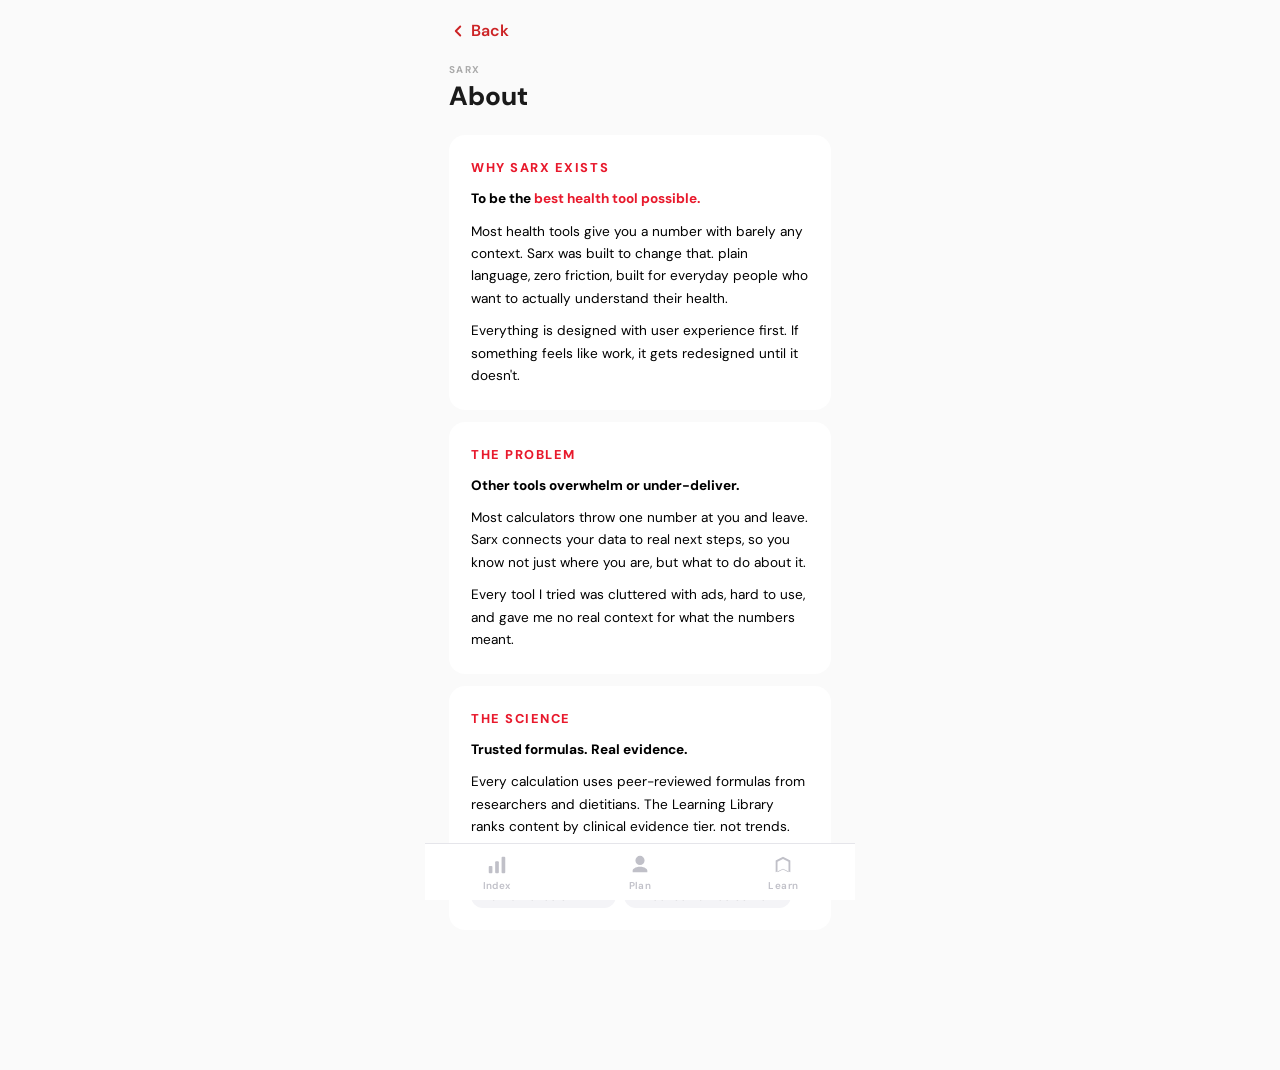
<file: about/index.html>
<!DOCTYPE html>
<html lang="en">
<head>
  <meta charset="UTF-8">
  <meta name="apple-mobile-web-app-capable" content="yes">
  <meta name="apple-mobile-web-app-status-bar-style" content="black-translucent">
  <meta name="viewport" content="width=device-width, initial-scale=1.0, maximum-scale=1.0, user-scalable=no, viewport-fit=cover">
  <title>About Sarx — Know Your Body</title>
  <meta name="robots" content="noindex, follow">
  <link rel="canonical" href="https://sarx.app/about/">
  <link rel="preconnect" href="https://fonts.googleapis.com">
  <link rel="preconnect" href="https://fonts.gstatic.com" crossorigin>
  <link rel="preload" as="style" href="https://fonts.googleapis.com/css2?family=DM+Sans:opsz,wght@9..40,400;9..40,500;9..40,600;9..40,700;9..40,800&display=swap">
  <link rel="stylesheet" href="https://fonts.googleapis.com/css2?family=DM+Sans:opsz,wght@9..40,400;9..40,500;9..40,600;9..40,700;9..40,800&display=swap" media="print" onload="this.media='all'">
  <noscript><link rel="stylesheet" href="https://fonts.googleapis.com/css2?family=DM+Sans:opsz,wght@9..40,400;9..40,500;9..40,600;9..40,700;9..40,800&display=swap"></noscript>
  <link rel="icon" type="image/png" href="../assets/favicon.png">
  <link rel="apple-touch-icon" href="../assets/icon.png">
  <link rel="manifest" href="/manifest.json">
  <link rel="stylesheet" href="../style.css">
  <link rel="stylesheet" href="style.css">
</head>
<body>
<div class="app">
  <div class="screen active">

    <div class="topic-nav">
      <a href="javascript:history.back()" class="topic-back">
        <svg viewBox="0 0 24 24" fill="none" stroke="currentColor" stroke-width="2.5" stroke-linecap="round" stroke-linejoin="round" width="18" height="18" aria-hidden="true"><path d="M15 18l-6-6 6-6"/></svg>
        Back
      </a>
      <span class="topic-nav-spacer"></span>
    </div>

    <p class="section-tag">SARX</p>
    <h1 class="screen-title" style="margin-bottom: 24px;">About</h1>

    <div class="about-body">

      <div class="about-card">
        <p class="about-card-label">WHY SARX EXISTS</p>
        <p class="about-card-title">To be the <span class="about-red">best health tool possible.</span></p>
        <p>Most health tools give you a number with barely any context. Sarx was built to change that. plain language, zero friction, built for everyday people who want to actually understand their health.</p>
        <p>Everything is designed with user experience first. If something feels like work, it gets redesigned until it doesn't.</p>
      </div>

      <div class="about-card">
        <p class="about-card-label">THE PROBLEM</p>
        <p class="about-card-title">Other tools overwhelm or under-deliver.</p>
        <p>Most calculators throw one number at you and leave. Sarx connects your data to real next steps, so you know not just where you are, but what to do about it.</p>
        <p>Every tool I tried was cluttered with ads, hard to use, and gave me no real context for what the numbers meant.</p>
      </div>

      <div class="about-card">
        <p class="about-card-label">THE SCIENCE</p>
        <p class="about-card-title">Trusted formulas. Real evidence.</p>
        <p>Every calculation uses peer-reviewed formulas from researchers and dietitians. The Learning Library ranks content by clinical evidence tier. not trends.</p>
        <div class="about-pill-row">
          <span class="about-pill">Mifflin-St Jeor BMR</span>
          <span class="about-pill">Katch-McArdle BF%</span>
          <span class="about-pill">Harris-Benedict TDEE</span>
          <span class="about-pill">Evidence-ranked content</span>
        </div>
      </div>

    </div>

  </div>

  <nav class="tab-bar">
    <button class="tab-item" onclick="location.href='../healthindex/'">
      <svg viewBox="0 0 24 24" fill="currentColor" width="22" height="22" aria-hidden="true">
        <rect x="3" y="13" width="4" height="8" rx="1"/>
        <rect x="10" y="8" width="4" height="13" rx="1"/>
        <rect x="17" y="3" width="4" height="18" rx="1"/>
      </svg>
      <span>Index</span>
    </button>
    <button class="tab-item" onclick="location.href='../goal/'">
      <svg viewBox="0 0 24 24" fill="currentColor" width="22" height="22" aria-hidden="true">
        <path d="M12 2a5 5 0 1 1 0 10A5 5 0 0 1 12 2zm0 12c5.33 0 8 2.67 8 4v2H4v-2c0-1.33 2.67-4 8-4z"/>
      </svg>
      <span>Plan</span>
    </button>
    <button class="tab-item" onclick="location.href='../learning/'">
      <svg viewBox="0 0 24 24" fill="currentColor" width="22" height="22" aria-hidden="true">
        <path d="M12 3 4 7v13l8-4 8 4V7L12 3zm6 17-6-3-6 3V8.5l6-3 6 3V20z"/>
      </svg>
      <span>Learn</span>
    </button>
  </nav>
</div>
<script src="/js/pwa.js"></script>
</body>
</html>
</file>
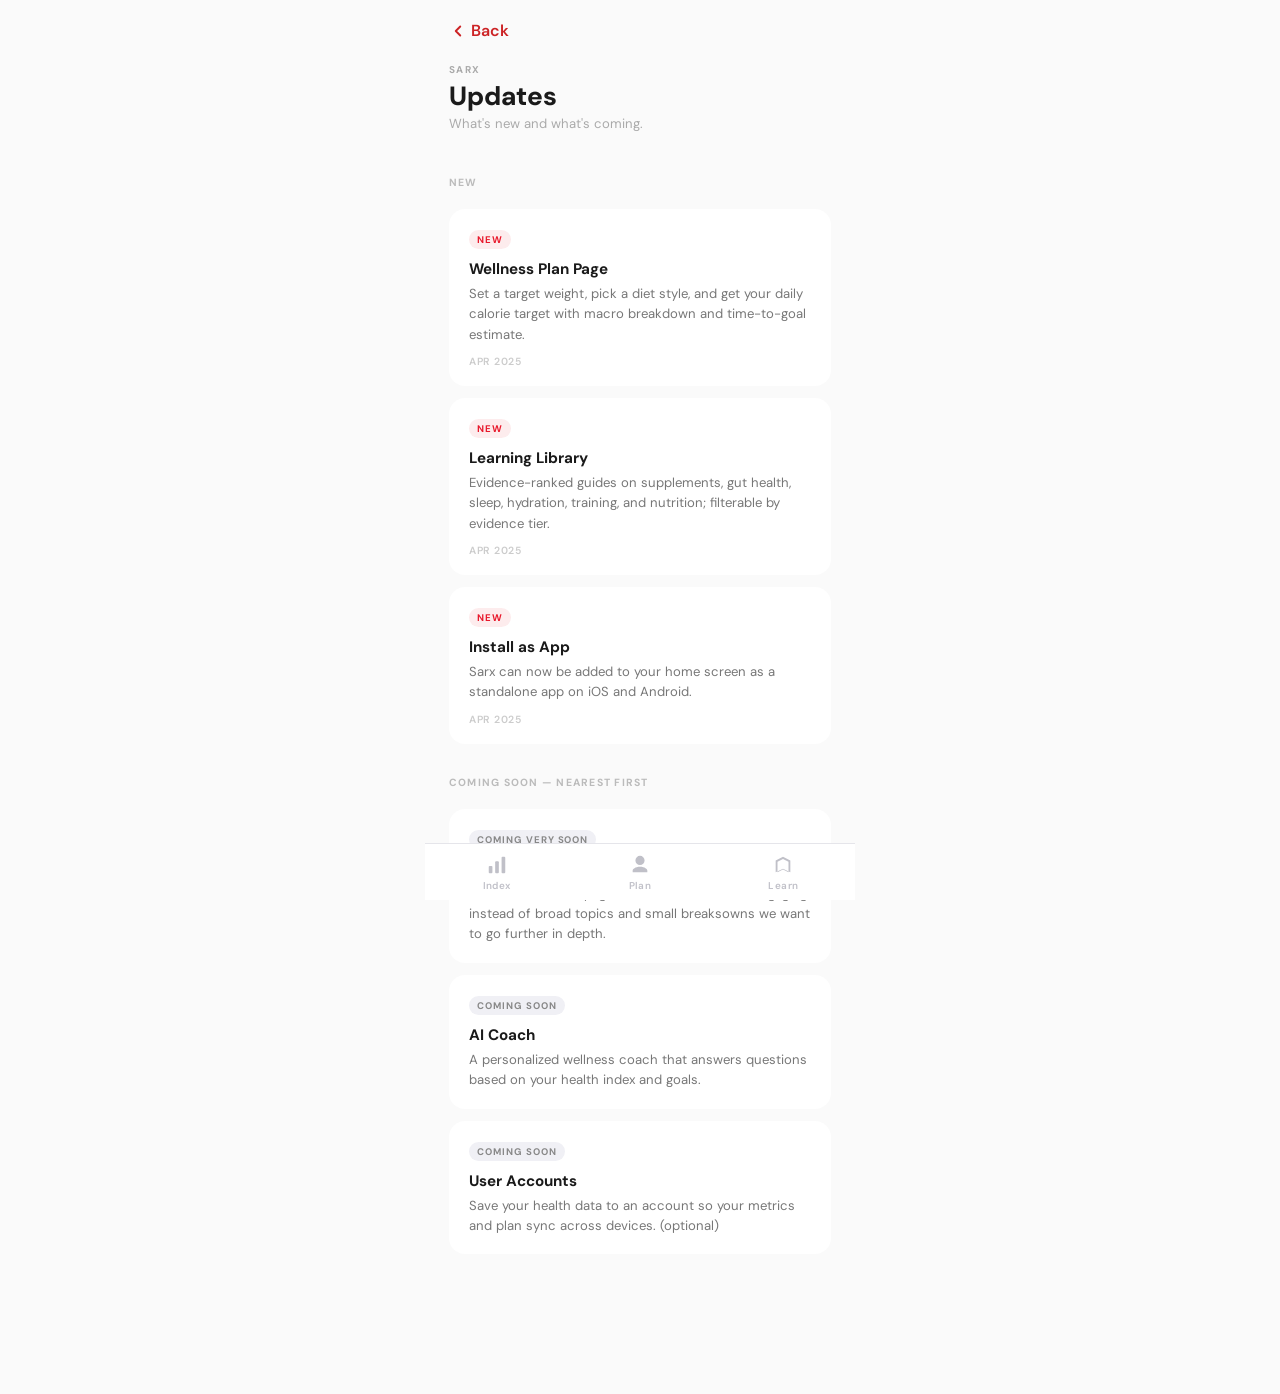
<file: updates/index.html>
<!DOCTYPE html>
<html lang="en">
<head>
  <meta charset="UTF-8">
  <meta name="apple-mobile-web-app-capable" content="yes">
  <meta name="apple-mobile-web-app-status-bar-style" content="black-translucent">
  <meta name="viewport" content="width=device-width, initial-scale=1.0, maximum-scale=1.0, user-scalable=no, viewport-fit=cover">
  <title>New &amp; Upcoming Updates | Sarx</title>
  <meta name="robots" content="noindex, follow">
  <link rel="canonical" href="https://sarx.app/updates/">
  <link rel="preconnect" href="https://fonts.googleapis.com">
  <link rel="preconnect" href="https://fonts.gstatic.com" crossorigin>
  <link rel="preload" as="style" href="https://fonts.googleapis.com/css2?family=DM+Sans:opsz,wght@9..40,400;9..40,500;9..40,600;9..40,700;9..40,800&display=swap">
  <link rel="stylesheet" href="https://fonts.googleapis.com/css2?family=DM+Sans:opsz,wght@9..40,400;9..40,500;9..40,600;9..40,700;9..40,800&display=swap" media="print" onload="this.media='all'">
  <noscript><link rel="stylesheet" href="https://fonts.googleapis.com/css2?family=DM+Sans:opsz,wght@9..40,400;9..40,500;9..40,600;9..40,700;9..40,800&display=swap"></noscript>
  <link rel="icon" type="image/png" href="../assets/favicon.png">
  <link rel="apple-touch-icon" href="../assets/icon.png">
  <link rel="manifest" href="/manifest.json">
  <link rel="stylesheet" href="../style.css">
  <link rel="stylesheet" href="style.css">
</head>
<body>
<div class="app">
  <div class="screen active">

    <div class="topic-nav">
      <a href="javascript:history.back()" class="topic-back">
        <svg viewBox="0 0 24 24" fill="none" stroke="currentColor" stroke-width="2.5" stroke-linecap="round" stroke-linejoin="round" width="18" height="18" aria-hidden="true"><path d="M15 18l-6-6 6-6"/></svg>
        Back
      </a>
      <span class="topic-nav-spacer"></span>
    </div>

    <p class="section-tag">SARX</p>
    <h1 class="screen-title" style="margin-bottom: 4px;">Updates</h1>
    <p style="font-size: 0.82rem; color: #aaa; margin-bottom: 24px;">What's new and what's coming.</p>

    <div class="updates-list">

      <p class="updates-section-label">NEW</p>

      <div class="update-card">
        <span class="update-badge badge-new">NEW</span>
        <p class="update-title">Wellness Plan Page</p>
        <p class="update-desc">Set a target weight, pick a diet style, and get your daily calorie target with macro breakdown and time-to-goal estimate.</p>
        <p class="update-date">APR 2025</p>
      </div>

      <div class="update-card">
        <span class="update-badge badge-new">NEW</span>
        <p class="update-title">Learning Library</p>
        <p class="update-desc">Evidence-ranked guides on supplements, gut health, sleep, hydration, training, and nutrition; filterable by evidence tier.</p>
        <p class="update-date">APR 2025</p>
      </div>

      <div class="update-card">
        <span class="update-badge badge-new">NEW</span>
        <p class="update-title">Install as App</p>
        <p class="update-desc">Sarx can now be added to your home screen as a standalone app on iOS and Android.</p>
        <p class="update-date">APR 2025</p>
      </div>

      <p class="updates-section-label">COMING SOON — NEAREST FIRST</p>

      <div class="update-card">
        <span class="update-badge badge-upcoming">COMING VERY SOON</span>
        <p class="update-title">Learn Page Overhaul</p>
        <p class="update-desc">We want the learn page to feel more fluid and engaging. instead of broad topics and small breaksowns we want to go further in depth.</p>
      </div>

      <div class="update-card">
        <span class="update-badge badge-upcoming">COMING SOON</span>
        <p class="update-title">AI Coach</p>
        <p class="update-desc">A personalized wellness coach that answers questions based on your health index and goals.</p>
      </div>

          <div class="update-card">
        <span class="update-badge badge-upcoming">COMING SOON</span>
        <p class="update-title">User Accounts</p>
        <p class="update-desc">Save your health data to an account so your metrics and plan sync across devices. (optional)</p>
      </div>


    </div>

  </div>

  <nav class="tab-bar">
    <button class="tab-item" onclick="location.href='../healthindex/'">
      <svg viewBox="0 0 24 24" fill="currentColor" width="22" height="22" aria-hidden="true">
        <rect x="3" y="13" width="4" height="8" rx="1"/>
        <rect x="10" y="8" width="4" height="13" rx="1"/>
        <rect x="17" y="3" width="4" height="18" rx="1"/>
      </svg>
      <span>Index</span>
    </button>
    <button class="tab-item" onclick="location.href='../goal/'">
      <svg viewBox="0 0 24 24" fill="currentColor" width="22" height="22" aria-hidden="true">
        <path d="M12 2a5 5 0 1 1 0 10A5 5 0 0 1 12 2zm0 12c5.33 0 8 2.67 8 4v2H4v-2c0-1.33 2.67-4 8-4z"/>
      </svg>
      <span>Plan</span>
    </button>
    <button class="tab-item" onclick="location.href='../learning/'">
      <svg viewBox="0 0 24 24" fill="currentColor" width="22" height="22" aria-hidden="true">
        <path d="M12 3 4 7v13l8-4 8 4V7L12 3zm6 17-6-3-6 3V8.5l6-3 6 3V20z"/>
      </svg>
      <span>Learn</span>
    </button>
  </nav>
</div>
<script src="/js/pwa.js"></script>
</body>
</html>
</file>
<file: style.css>
/* ─────────────────────────────────────────
   BASE — resets and global defaults
───────────────────────────────────────── */
*, *::before, *::after { box-sizing: border-box; margin: 0; padding: 0; }

html { background: #fafafa; } /* prevents a white flash on overscroll */

body {
  font-family: 'DM Sans', sans-serif;
  background: #fafafa;
  min-height: 100vh;
  overscroll-behavior-y: none; /* disables the pull-to-refresh bounce on mobile */
  -webkit-tap-highlight-color: transparent; /* removes the blue tap flash on iOS */
}


/* ─────────────────────────────────────────
   LAYOUT — the main app shell
───────────────────────────────────────── */
.app {
  background: #fafafa;
  min-height: 100vh;
  max-width: 430px; /* keeps it phone-width even on desktop */
  margin: 0 auto;
  position: relative;
}

/* Screens are hidden by default — only .active ones are shown */
.screen {
  display: none;
  padding: 20px 24px 100px; /* bottom padding leaves room for the tab bar */
  animation: fadeUp 0.22s ease;
}

/* When running as a saved app (PWA), bump the top padding to clear the status bar / Dynamic Island */
@media (display-mode: standalone) {
  .screen {
    padding-top: calc(max(20px, env(safe-area-inset-top)) + 10px);
  }
}

.screen.active { display: block; }


/* ─────────────────────────────────────────
   ANIMATIONS
───────────────────────────────────────── */
/* Subtle entrance for the whole screen */
@keyframes fadeUp {
  from { opacity: 0; transform: translateY(14px); }
  to   { opacity: 1; transform: translateY(0); }
}

/* Bouncier entrance used for cards */
@keyframes popUp {
  from { opacity: 0; transform: translateY(22px); }
  to   { opacity: 1; transform: translateY(0); }
}

/* Slide in from the left — used for stat chips */
@keyframes chipIn {
  from { opacity: 0; transform: translateX(-10px); }
  to   { opacity: 1; transform: translateX(0); }
}

/* Used for the install-bar (not currently active) */
@keyframes slideUpBar {
  from { transform: translateX(-50%) translateY(100%); opacity: 0; }
  to   { transform: translateX(-50%) translateY(0);   opacity: 1; }
}

/* Metric cards on the health index page stagger in one after another */
.anim-card { animation: popUp 0.5s cubic-bezier(0.34, 1.56, 0.64, 1) both; }
.anim-d1   { animation-delay: 0.06s; }
.anim-d2   { animation-delay: 0.14s; }
.anim-d3   { animation-delay: 0.22s; }
.anim-d4   { animation-delay: 0.30s; }

/* Form field groups on the intake form stagger in too */
.form-body > .field-group:nth-child(1) { animation: popUp 0.45s cubic-bezier(0.34, 1.56, 0.64, 1) 0.05s both; }
.form-body > .field-group:nth-child(2) { animation: popUp 0.45s cubic-bezier(0.34, 1.56, 0.64, 1) 0.13s both; }
.form-body > .field-group:nth-child(3) { animation: popUp 0.45s cubic-bezier(0.34, 1.56, 0.64, 1) 0.21s both; }
.form-body > .field-group:nth-child(4) { animation: popUp 0.45s cubic-bezier(0.34, 1.56, 0.64, 1) 0.29s both; }
.form-body > .field-group:nth-child(5) { animation: popUp 0.45s cubic-bezier(0.34, 1.56, 0.64, 1) 0.37s both; }
.form-body > .macro-row                { animation: popUp 0.45s cubic-bezier(0.34, 1.56, 0.64, 1) 0.21s both; }



/* ─────────────────────────────────────────
   LOGO
───────────────────────────────────────── */
.logo-img {
  display: block;
  height: 34px;
  width: auto;
  margin: 0 auto 20px;
}

/* When the logo is wrapped in a link, center the link itself */
a:has(.logo-img) {
  display: block;
  width: fit-content;
  margin: 0 auto 20px;
}

a:has(.logo-img) .logo-img { margin: 0; }


/* ─────────────────────────────────────────
   TYPOGRAPHY
───────────────────────────────────────── */
/* Small all-caps label above page titles (e.g. "SARX" or "SARX STATUS • OPTIMAL") */
.section-tag {
  font-size: 0.62rem;
  font-weight: 700;
  letter-spacing: 0.14em;
  color: #aaa;
  margin-bottom: 6px;
}

.intro-block  { margin-bottom: 32px; }

.intro-title {
  font-size: 1.75rem;
  font-weight: 800;
  color: #1a1a1a;
  line-height: 1.1;
  margin-bottom: 10px;
}

.intro-desc {
  font-size: 0.82rem;
  color: #888;
  line-height: 1.6;
}

.screen-title {
  font-size: 1.65rem;
  font-weight: 800;
  color: #1a1a1a;
  line-height: 1.1;
  margin-bottom: 16px;
}

/* Row that holds the page title + hamburger menu button side by side */
.title-row {
  display: flex;
  align-items: baseline;
  justify-content: space-between;
  margin-bottom: 16px;
}

.title-row .screen-title { margin-bottom: 0; }

.menu-btn {
  flex-shrink: 0;
  background: transparent;
  border: none;
  padding: 0;
  cursor: pointer;
  color: #1a1a1a;
  display: flex;
  align-items: center;
}


/* ─────────────────────────────────────────
   FORM — intake form inputs and layout
───────────────────────────────────────── */

/* The card that holds Current and Target weight side by side */
.weight-transfer-card {
  display: flex;
  align-items: flex-start;
  align-content: flex-start;
  flex-wrap: wrap; /* lets the status line drop to a new row below both sides */
  background: #fff;
  border-radius: 16px;
  padding: 20px 24px 12px;
  margin-bottom: 4px;
  min-height: 130px;
  gap: 0;
}
.wt-side          { flex: 1; display: flex; flex-direction: column; gap: 10px; padding-bottom: 0; }
.wt-side-target   { align-items: flex-end; }
.wt-num-row       { display: flex; align-items: baseline; gap: 3px; }

/* The dashed input box on the target weight side */
.wt-edit-box {
  position: relative;
  display: inline-flex;
  align-items: center;
  border: 1.5px dashed #c0c0ca86;
  border-radius: 10px;
  height: 52px;
  margin-top: -5px;
  width: 125px;
  padding: 0 22px 0 10px;
  cursor: text;
}
.wt-edit-box .edit-icon {
  position: absolute;
  top: 4px;
  right: 5px;
  width: 11px;
  height: 11px;
  color: #C0C0CA;
  pointer-events: none;
}
/* The "lbs" label inside the dashed box, pinned to bottom-right */
.wt-edit-box .wt-unit {
  position: absolute;
  bottom: 4px;
  right: 5px;
  font-size: 0.55rem;
}
.wt-label {
  font-size: 0.6rem;
  font-weight: 700;
  letter-spacing: 0.1em;
  color: #bbb;
}
.wt-value {
  font-size: 2.8rem;
  font-weight: 800;
  color: #1a1a1a;
  line-height: 1;
  border: 1.5px solid transparent; /* keeps layout consistent with the dashed input box */
}
.wt-input {
  font-size: 2.8rem;
  font-weight: 800;
  color: #1a1a1a;
  line-height: 1;
  width: 100%;
  text-align: left;
  border: none;
  outline: none;
  background: transparent;
  font-family: 'DM Sans', sans-serif;
  -moz-appearance: textfield; /* hides the number spinner on Firefox */
}
.wt-input::-webkit-outer-spin-button,
.wt-input::-webkit-inner-spin-button { -webkit-appearance: none; } /* hides spinner on Chrome/Safari */
.wt-input::placeholder { color: #ddd; }
.wt-unit {
  font-size: 0.7rem;
  font-weight: 600;
  color: #ccc;
  letter-spacing: 0.05em;
}
.wt-side-target .wt-unit { text-align: right; }

/* The arrow in the middle of the weight card — changes color based on cut/bulk */
.wt-arrow {
  flex-shrink: 0;
  color: #ddd;
  padding: 0 12px;
  display: flex;
  align-items: center;
  align-self: center;
  margin-top: 15px;
}
.wt-arrow.arrow-cut  { color: #CC2325; }
.wt-arrow.arrow-bulk { color: #4caf50; }

/* Status line below the weight cards ("Cutting -15 lbs to 170") — spans full width */
.wt-status-line {
  width: 100%;
  text-align: center;
  margin-top: auto;
  padding-top: 16px;
  font-size: 0.7rem;
}

.form-body  { display: flex; flex-direction: column; gap: 18px; }
.field-group { display: flex; flex-direction: column; gap: 8px; }

.field-label {
  font-size: 0.62rem;
  font-weight: 700;
  letter-spacing: 0.12em;
  color: #aaa;
}

/* Standard text input row (white card, 52px tall) */
.input-row {
  display: flex;
  align-items: center;
  background: #fff;
  border-radius: 10px;
  padding: 0 14px;
  height: 52px;
  gap: 8px;
}

.field-input {
  flex: 1;
  border: none;
  background: transparent;
  font-family: 'DM Sans', sans-serif;
  font-size: 1.05rem;
  font-weight: 500;
  color: #1a1a1a;
  outline: none;
  min-width: 0; /* prevents flex overflow on small screens */
}

.field-input::placeholder { color: #c0c0c8; }

.input-unit {
  font-size: 0.62rem;
  font-weight: 700;
  letter-spacing: 0.1em;
  color: #bbb;
  flex-shrink: 0;
}

/* Height field puts feet and inches side by side */
.height-row          { display: flex; gap: 10px; }
.height-row .input-row { flex: 1; }

/* Wrapper for the activity dropdown */
.select-row {
  background: #fff;
  border-radius: 10px;
  height: 52px;
  display: flex;
  align-items: center;
  padding: 0 14px;
}

.field-select {
  flex: 1;
  border: none;
  background: transparent;
  font-family: 'DM Sans', sans-serif;
  font-size: 0.92rem;
  font-weight: 500;
  color: #1a1a1a;
  outline: none;
  cursor: pointer;
  width: 100%;
}

/* Validation error message under the form */
.form-error {
  font-size: 0.8rem;
  color: #CC2325;
  min-height: 1em;
}


/* ─────────────────────────────────────────
   BUTTONS
───────────────────────────────────────── */

/* Row of equal-width toggle buttons (e.g. Male/Female, Slow/Moderate/Aggressive) */
.seg-row                    { display: flex; gap: 8px; margin-bottom: -10px; }
#intensitySection .seg-row  { margin-top: 8px; }

.seg-btn {
  flex: 1;
  height: 48px;
  border: 2px solid #E5E5EA;
  border-radius: 10px;
  background: transparent;
  font-family: 'DM Sans', sans-serif;
  font-size: 0.8rem;
  font-weight: 700;
  letter-spacing: 0.06em;
  color: #666;
  cursor: pointer;
  transition: all 0.15s;
}

.seg-btn.active             { background: #CC2325; border-color: #CC2325; color: #fff; }
.seg-btn:not(.active):hover { border-color: #CC2325; color: #CC2325; }
.seg-btn:active             { transform: scale(0.95); }
.seg-btn:disabled           { opacity: 1; cursor: default; pointer-events: none; }

/* The main CTA button (Calculate, Create Plan, etc.) */
.primary-btn {
  width: 100%;
  height: 54px;
  background: #CC2325;
  border: none;
  border-radius: 12px;
  font-family: 'DM Sans', sans-serif;
  font-size: 0.88rem;
  font-weight: 700;
  letter-spacing: 0.1em;
  color: #fff;
  cursor: pointer;
  transition: opacity 0.15s;
  margin-top: 4px;
}

.primary-btn:active { opacity: 0.82; transform: scale(0.98); }


/* ─────────────────────────────────────────
   TAB BAR — fixed bottom navigation
───────────────────────────────────────── */
.tab-bar {
  position: fixed;
  bottom: 0;
  left: 50%;
  transform: translateX(-50%); /* keeps it centered inside the max-width app shell */
  width: 100%;
  max-width: 430px;
  background: #fff;
  border-top: 1px solid #E5E5EA;
  display: flex;
  padding-bottom: env(safe-area-inset-bottom, 0); /* clears the home indicator on iOS */
  z-index: 100;
  animation: none; /* make sure it doesn't inherit any screen animations */
}

.tab-item {
  flex: 1;
  display: flex;
  flex-direction: column;
  align-items: center;
  gap: 3px;
  padding: 10px 0 8px;
  border: none;
  background: transparent;
  cursor: pointer;
  color: #c0c0c8;
  transition: none;
  font-family: 'DM Sans', sans-serif;
  font-size: 0.62rem;
  font-weight: 600;
  letter-spacing: 0.04em;
}

.tab-item.active { color: #CC2325; }


/* ─────────────────────────────────────────
   MENU DRAWER — side panel that slides in from the right
───────────────────────────────────────── */

/* Dark overlay behind the drawer */
.menu-overlay {
  position: fixed;
  inset: 0;
  background: rgba(0, 0, 0, 0.35);
  z-index: 200;
  opacity: 0;
  pointer-events: none;
  transition: opacity 0.28s ease;
}

.menu-overlay.open {
  opacity: 1;
  pointer-events: all;
}

.menu-drawer {
  position: fixed;
  top: 0;
  right: 0;
  width: 72%;
  max-width: 300px;
  height: 100%;
  background: #fff;
  z-index: 201;
  transform: translateX(100%); /* starts off-screen to the right */
  transition: transform 0.32s cubic-bezier(0.22, 1, 0.36, 1);
  display: flex;
  flex-direction: column;
  padding: 24px 28px 40px;
  box-shadow: -4px 0 24px rgba(0, 0, 0, 0.08);
}

.menu-drawer.open { transform: translateX(0); }

/* In PWA mode, extra top padding to avoid the status bar / Dynamic Island */
@media (display-mode: standalone) {
  .menu-drawer {
    padding-top: calc(max(24px, env(safe-area-inset-top)) + 10px);
  }
}

.menu-header {
  display: flex;
  align-items: center;
  justify-content: space-between;
  margin-bottom: 24px;
}

.menu-close {
  background: transparent;
  border: none;
  cursor: pointer;
  color: #aaa;
  padding: 4px;
  display: flex;
  align-items: center;
  flex-shrink: 0;
}

.menu-close:active { color: #1a1a1a; }

.menu-logo {
  height: 28px;
  width: auto;
}

.menu-divider {
  border: none;
  border-top: 1px solid #F0F0F5;
  margin: 0 0 16px;
}

.menu-nav {
  display: flex;
  flex-direction: column;
  flex: 1;
}

/* Each row in the menu nav */
.menu-item {
  display: flex;
  align-items: center;
  gap: 14px;
  padding: 14px 0;
  font-family: 'DM Sans', sans-serif;
  font-size: 0.95rem;
  font-weight: 600;
  color: #1a1a1a;
  text-decoration: none;
  border-bottom: 1px solid #F5F5F7;
}

/* The small square icon box to the left of each menu item */
.menu-item-icon {
  width: 36px;
  height: 36px;
  border-radius: 10px;
  background: #F5F5F7;
  display: flex;
  align-items: center;
  justify-content: center;
  flex-shrink: 0;
  color: #555;
}

/* Reset button styles when a <button> is used as a menu item */
button.menu-item {
  width: 100%;
  text-align: left;
  background: transparent;
  border: none;
  outline: none;
  cursor: pointer;
  font-family: 'DM Sans', sans-serif;
}

/* Grayed out, non-clickable menu item for features not yet available */
.menu-item-soon {
  opacity: 0.4;
  pointer-events: none;
}

/* "COMING SOON" badge inside a menu item */
.menu-soon-badge {
  margin-left: auto;
  font-size: 0.55rem;
  font-weight: 700;
  letter-spacing: 0.08em;
  color: #aaa;
  border: 1.5px solid #E5E5EA;
  border-radius: 20px;
  padding: 2px 8px;
}

/* Toast message that appears at the bottom of the drawer (used for the install instructions) */
.menu-toast {
  position: absolute;
  bottom: 28px;
  left: 20px;
  right: 20px;
  background: #1a1a1a;
  color: #fff;
  font-size: 0.78rem;
  font-weight: 500;
  line-height: 1.5;
  padding: 12px 16px;
  border-radius: 12px;
  opacity: 0;
  transform: translateY(8px);
  transition: opacity 0.2s ease, transform 0.2s ease;
  pointer-events: none;
}

.menu-toast.visible {
  opacity: 1;
  transform: translateY(0);
}


/* ─────────────────────────────────────────
   FILTERS — pill-shaped filter buttons
   Used on the Learn page, Plan page, and topic pages
───────────────────────────────────────── */
.lib-filters {
  display: flex;
  gap: 8px;
  overflow-x: auto; /* scrolls horizontally if there are too many filters */
  -webkit-overflow-scrolling: touch;
  scrollbar-width: none;
  margin-bottom: 14px;
  padding-bottom: 2px;
}

.lib-filters::-webkit-scrollbar { display: none; }

.lib-filter {
  flex-shrink: 0;
  height: 34px;
  padding: 0 16px;
  border-radius: 17px;
  border: 1.5px solid #E5E5EA;
  background: transparent;
  font-family: 'DM Sans', sans-serif;
  font-size: 0.8rem;
  font-weight: 600;
  color: #888;
  cursor: pointer;
  transition: all 0.15s;
}

.lib-filter.active { background: #CC2325; border-color: #CC2325; color: #fff; }

/* Diet filters on the Plan page use square corners instead of pills */
#diet-filters            { margin-bottom: -10px; }
#diet-filters .lib-filter { border-radius: 10px; }

.lib-filter:not(.active):not(.lib-filter-soon):hover { border-color: #1a1a1a; color: #1a1a1a; }

/* "SOON" filters are visible but can't be clicked */
.lib-filter.lib-filter-soon   { opacity: 0.4; cursor: default; pointer-events: none; }
.plan-soon-badge               { font-size: 0.6rem; font-weight: 700; letter-spacing: 0.04em; margin-left: 4px; vertical-align: middle; }


/* ─────────────────────────────────────────
   TOPIC NAV — back button row used on secondary pages
   (About, Updates, individual topic pages)
───────────────────────────────────────── */
.topic-nav {
  display: flex;
  align-items: center;
  justify-content: space-between;
  margin-bottom: 22px;
}

.topic-nav .logo-img      { margin: 0; }
.topic-nav a:has(.logo-img) { margin: 0; }

/* Spacer on the right side to keep the back button visually centered */
.topic-nav-spacer { flex: 0 0 auto; width: 60px; }

.topic-back {
  display: inline-flex;
  align-items: center;
  gap: 4px;
  font-size: 1rem;
  font-weight: 600;
  color: #CC2325;
  text-decoration: none;
}
</file>
<file: about/style.css>
/* ─────────────────────────────────────────
   ABOUT PAGE
───────────────────────────────────────── */

/* Stack of cards that make up the about page body */
.about-body {
  display: flex;
  flex-direction: column;
  gap: 12px;
  padding-bottom: 40px;
}

.about-card {
  background: #fff;
  border-radius: 16px;
  padding: 22px;
}

/* Small red all-caps label at the top of each card (e.g. "WHY SARX EXISTS") */
/* Note: uses .about-card .about-card-label instead of just .about-card-label
   because .about-card p has higher specificity and would override it otherwise */
.about-card .about-card-label {
  font-size: 0.8rem;
  font-weight: 800;
  letter-spacing: 0.12em;
  color: #E8192C;
  margin-bottom: 10px;
}

/* Large bold title line inside each card */
.about-card-title {
  font-size: 1.8rem;
  font-weight: 800;
  color: #1a1a1a;
  margin-bottom: 8px;
  line-height: 1.3;
}

/* Body text inside cards */
.about-card p {
  font-size: 0.85rem;
  color: #000;
  line-height: 1.65;
}

.about-card p + p { margin-top: 10px; }

/* Row of small pill badges used in the Science card */
.about-pill-row {
  display: flex;
  flex-wrap: wrap;
  gap: 8px;
  margin-top: 14px;
}

.about-pill {
  font-size: 0.7rem;
  font-weight: 600;
  color: #555;
  background: #f4f4f7;
  border-radius: 20px;
  padding: 5px 12px;
}

/* Inline red highlight for words inside the card title */
.about-red {
  color: #E8192C;
  font-weight: 700;
}
</file>
<file: updates/style.css>
/* ─────────────────────────────────────────
   UPDATES PAGE
───────────────────────────────────────── */

/* Stack of update cards */
.updates-list {
  display: flex;
  flex-direction: column;
  gap: 12px;
  padding-bottom: 40px;
}

.update-card {
  background: #fff;
  border-radius: 16px;
  padding: 18px 20px;
}

/* Small badge at the top of each card (NEW / COMING SOON) */
.update-badge {
  display: inline-block;
  font-size: 0.6rem;
  font-weight: 700;
  letter-spacing: 0.1em;
  padding: 3px 8px;
  border-radius: 20px;
  margin-bottom: 10px;
}

/* Red tint for released features */
.badge-new      { background: #E8192C15; color: #E8192C; }

/* Grey for upcoming features */
.badge-upcoming { background: #f0f0f5; color: #888; }

.update-title {
  font-size: 0.95rem;
  font-weight: 700;
  color: #1a1a1a;
  margin-bottom: 5px;
}

.update-desc {
  font-size: 0.82rem;
  color: #777;
  line-height: 1.55;
}

/* Release date shown at the bottom of NEW cards */
.update-date {
  font-size: 0.65rem;
  font-weight: 600;
  color: #ccc;
  letter-spacing: 0.05em;
  margin-top: 10px;
}

/* "NEW" / "COMING SOON — NEAREST FIRST" section labels */
.updates-section-label {
  font-size: 0.65rem;
  font-weight: 700;
  letter-spacing: 0.12em;
  color: #bbb;
  margin: 20px 0 8px;
}
</file>
